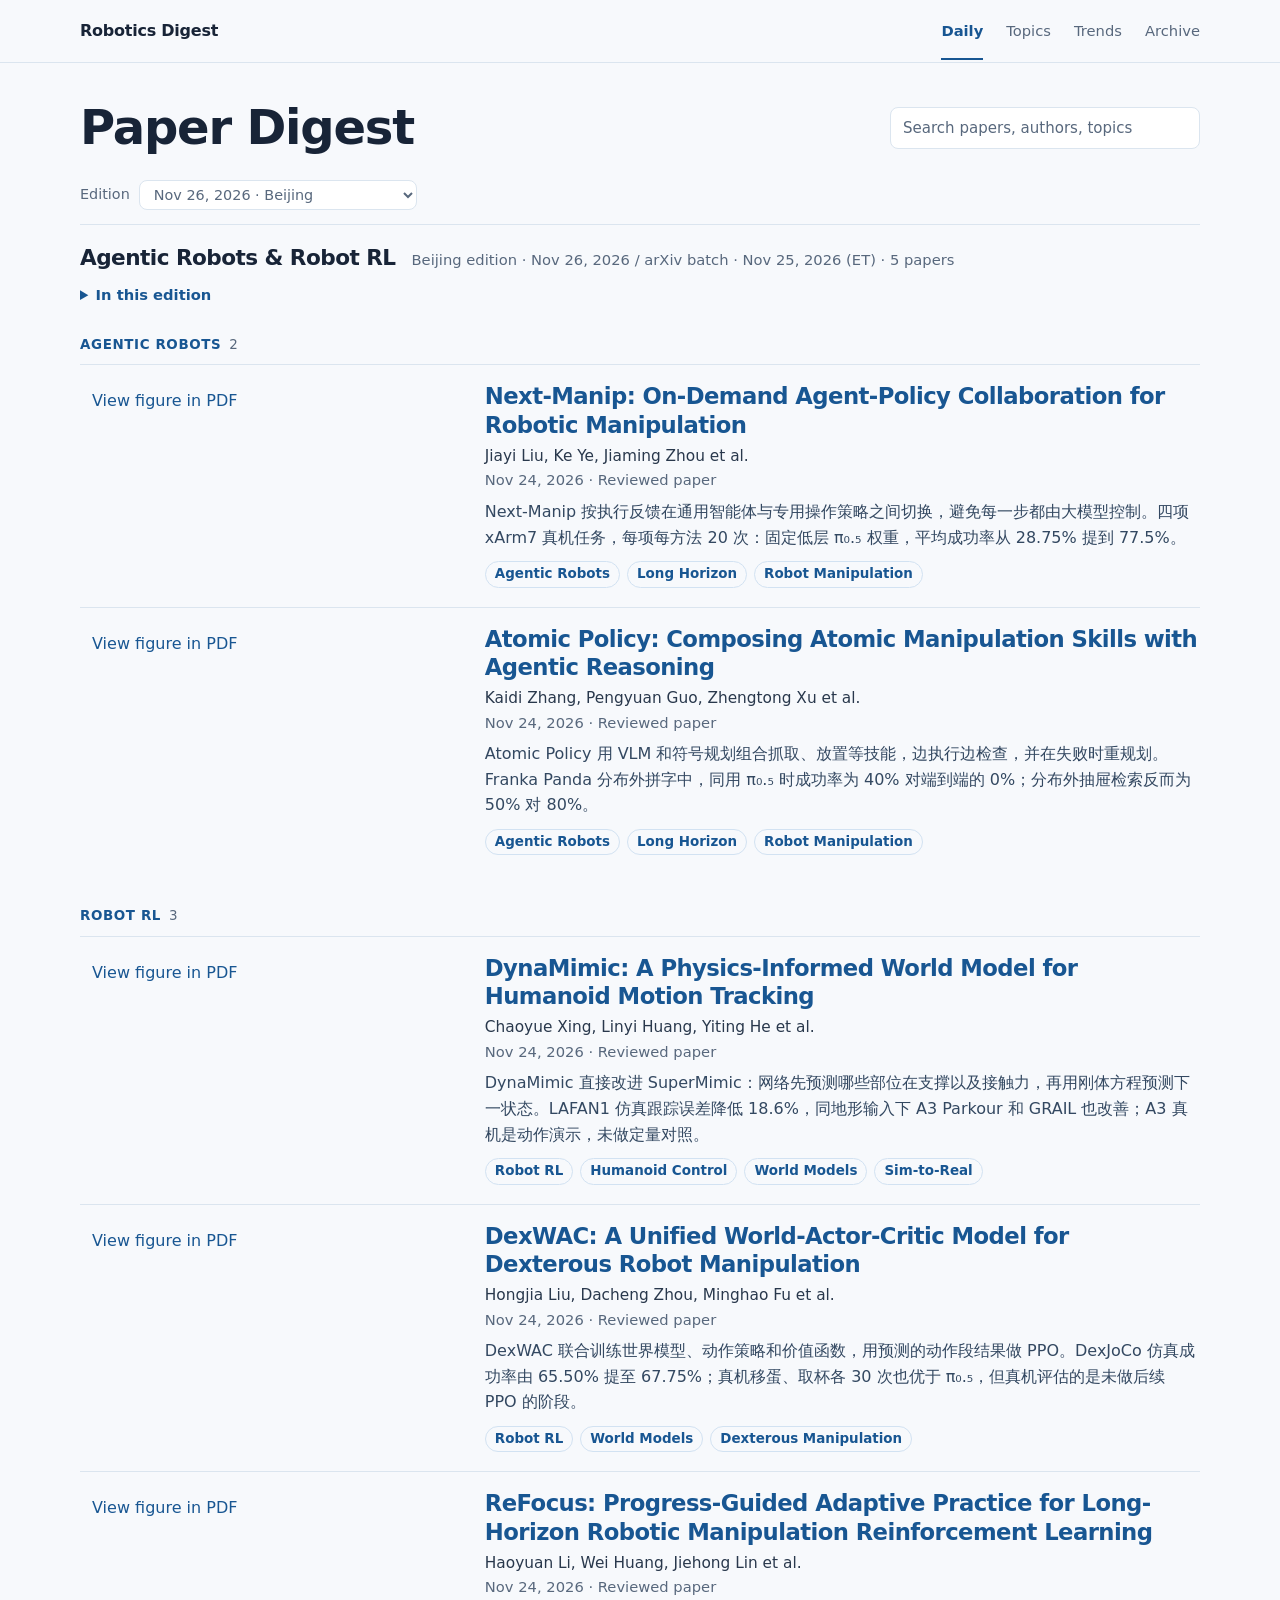
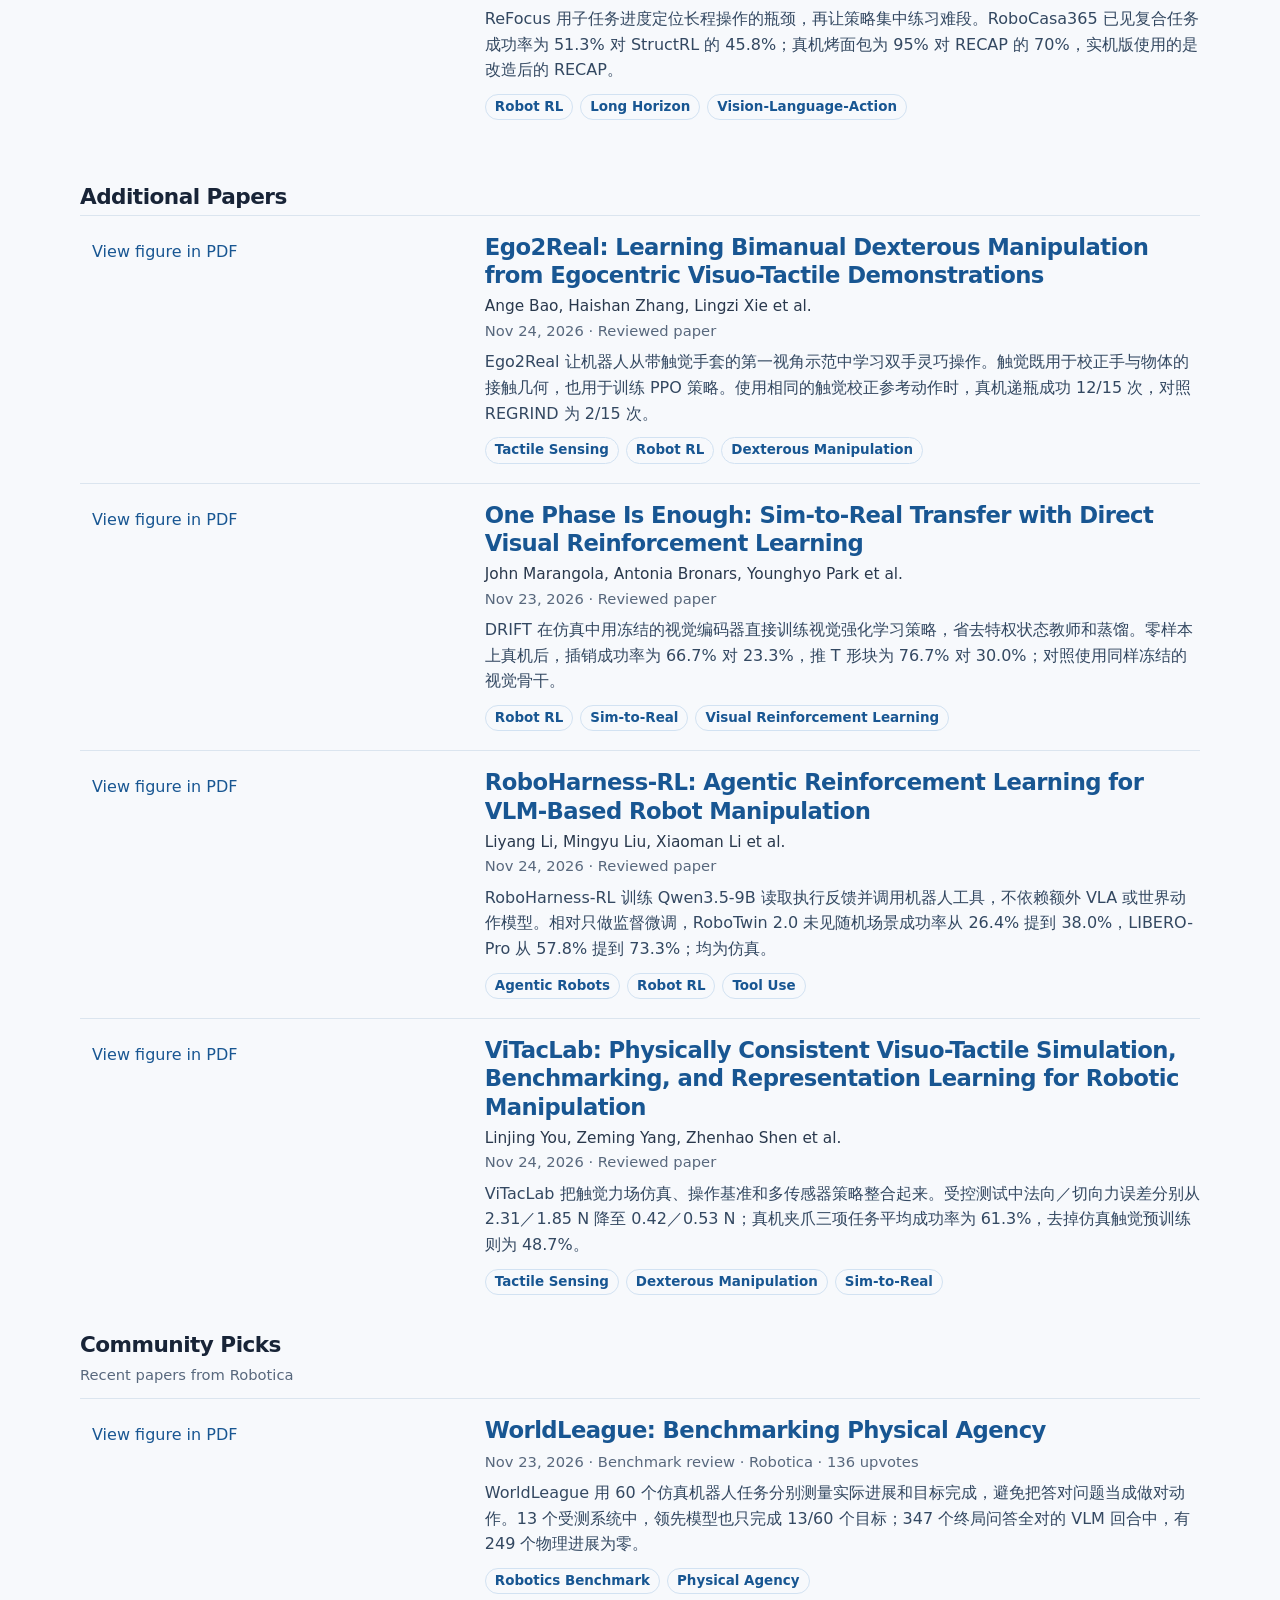
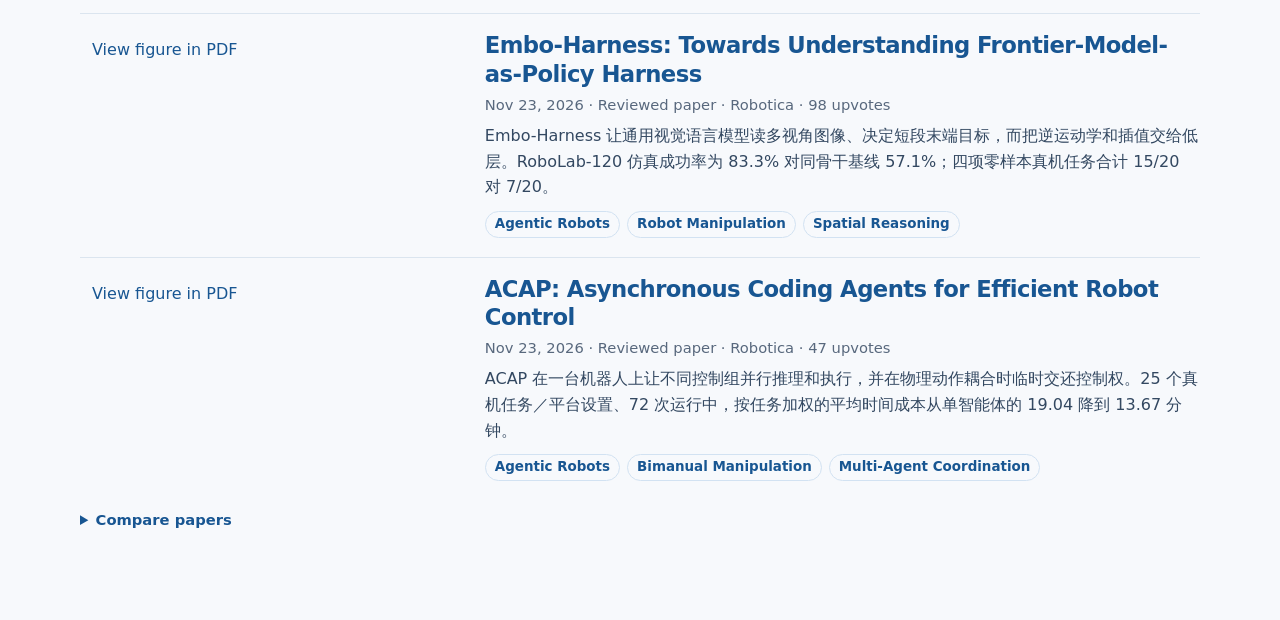
<file: index.html>
<!doctype html>
<html lang="en">
<head>
  <meta charset="utf-8">
  <meta name="viewport" content="width=device-width, initial-scale=1">
  <meta name="theme-color" content="#f7f9fc">
  <meta name="description" content="A robotics paper digest covering tactile sensing, robot reinforcement learning, agentic robots, and emerging research.">
  <title>Robotics Digest</title>
  <link rel="icon" href="mark.svg" type="image/svg+xml">
  <link rel="stylesheet" href="style.css?v=6">
  <script defer src="data.js?v=4"></script>
  <script defer src="editorial.js?v=4"></script>
  <script defer src="reviews.js?v=8"></script>
  <script defer src="app.js?v=8"></script>
</head>
<body>
  <a class="skip" href="#main">Skip to content</a>
  <header class="masthead">
    <div class="frame header-inner">
      <a href="./" class="brand">Robotics Digest</a>
      <nav aria-label="Main navigation">
        <a href="#reading" data-nav="reading">Daily</a>
        <a href="#topics" data-nav="topics">Topics</a>
        <a href="#radar" data-nav="radar">Trends</a>
        <details id="trending-nav" class="nav-dropdown" hidden>
          <summary>Trending Topics</summary>
          <div id="trending-menu" class="nav-menu"></div>
        </details>
        <a href="#history" data-nav="history">Archive</a>
      </nav>
    </div>
  </header>
  <main class="frame dashboard" id="main">
    <section id="reading" data-panel aria-labelledby="daily-title">
      <div class="hero-line">
        <h1 id="daily-title">Paper Digest</h1>
        <form id="search-form" role="search">
          <label class="sr" for="search">Search papers</label>
          <input id="search" type="search" placeholder="Search papers, authors, topics" autocomplete="off">
        </form>
      </div>
      <div class="toolbar">
        <label for="issue">Edition <select id="issue"></select></label>
        <div id="active-filter"></div>
      </div>
      <div class="issue-heading">
        <h2 id="issue-title"></h2>
        <p id="issue-label" class="muted"></p>
      </div>
      <details class="issue-brief" id="brief">
        <summary>In this edition</summary>
        <div id="insights" lang="zh-CN"></div>
      </details>
      <p class="sr" id="count" role="status"></p>
      <div id="papers"></div>
      <details id="batch-index" class="batch-index" hidden>
        <summary id="batch-index-label">All Papers in This Batch</summary>
        <p id="batch-index-count" class="muted"></p>
        <label class="sr" for="batch-search">Filter this batch</label>
        <input id="batch-search" type="search" placeholder="Filter the whole batch by title, author or ID">
        <ol id="batch-index-list"></ol>
      </details>
      <div id="daily-picks" hidden></div>
      <details class="compare" id="compare" hidden>
        <summary>Compare papers</summary>
        <div class="table-wrap" id="comparison"></div>
      </details>
    </section>
    <section id="topics" data-panel hidden aria-labelledby="topics-title">
      <h1 id="topics-title">Topics</h1>
      <div id="topic-list" class="topic-list"></div>
    </section>
    <section id="radar" data-panel hidden aria-labelledby="radar-title">
      <div class="hero-line">
        <h1 id="radar-title">Trends</h1>
        <a class="chip" href="https://arxiv.org/list/cs.RO/new" target="_blank" rel="noopener">arXiv Robotics</a>
      </div>
      <p id="radar-status" class="muted" role="status">Loading…</p>
      <div id="radar-topics" class="radar-topics"></div>
      <details id="trend-method" class="issue-brief"><summary>Selection criteria</summary><p>Rolling 14-day window. A topic needs at least 3 arXiv papers, 2 announcement dates, and 3 non-overlapping author groups. Robotica upvotes help rank qualifying topics; they are not counted as additional papers.</p></details>
    </section>
    <section id="history" data-panel hidden aria-labelledby="archive-title">
      <h1 id="archive-title">Archive</h1>
      <div id="archive-list" class="archive-list"></div>
    </section>
    <noscript><p>Enable JavaScript to browse the digest.</p></noscript>
  </main>
</body>
</html>
</file>
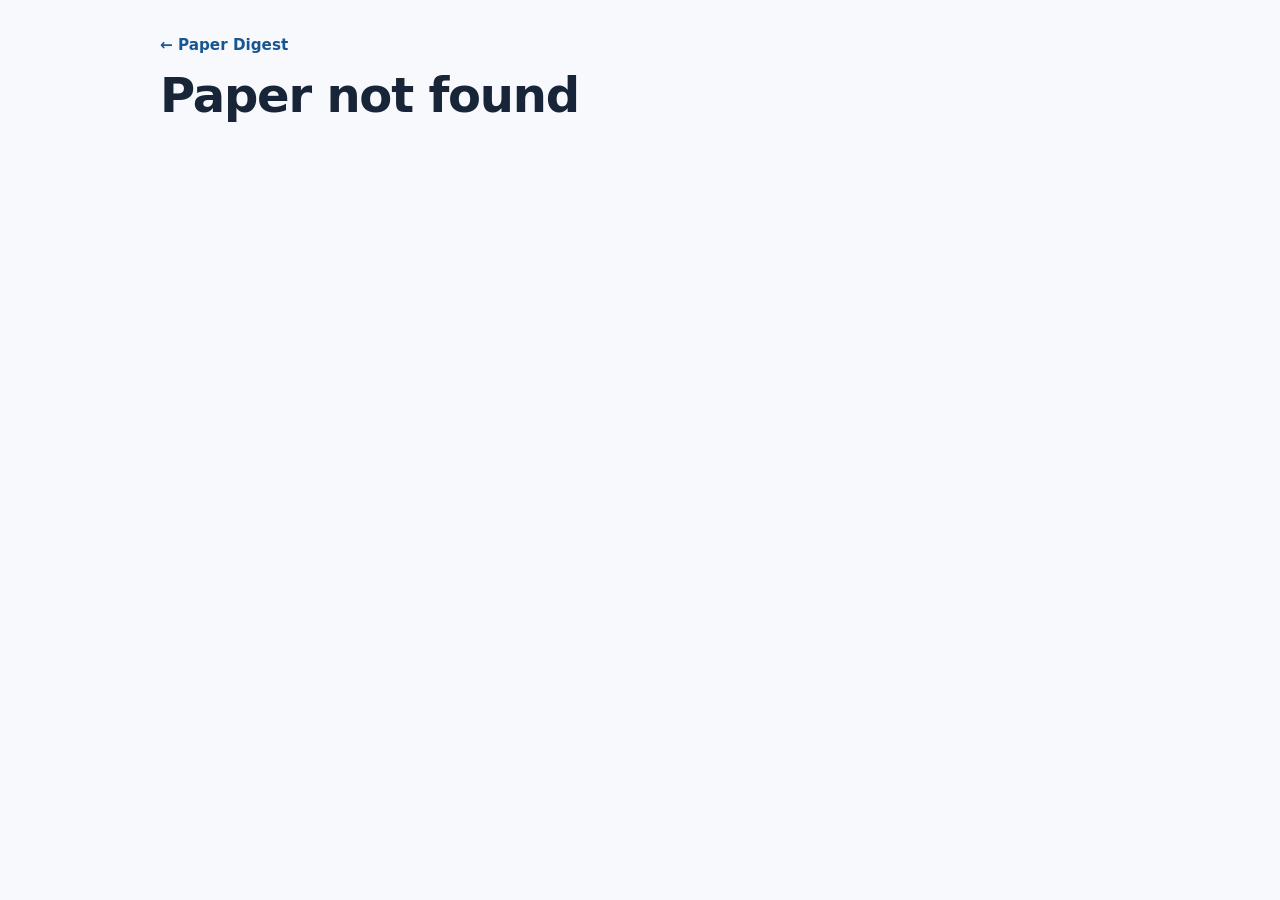
<file: paper/index.html>
<!doctype html>
<html lang="en">
<head>
  <meta charset="utf-8">
  <meta name="viewport" content="width=device-width, initial-scale=1">
  <meta name="theme-color" content="#f7f9fc">
  <title>Paper · Robotics Digest</title>
  <link rel="icon" href="../mark.svg" type="image/svg+xml">
  <link rel="stylesheet" href="../style.css?v=6">
  <script defer src="../data.js?v=4"></script>
  <script defer src="../editorial.js?v=4"></script>
  <script defer src="../reviews.js?v=8"></script>
  <script defer src="../app.js?v=8"></script>
</head>
<body>
  <main class="reader" id="paper-page">
    <a id="back-to-digest" class="back-link" href="../#reading">← Paper Digest</a>
    <article id="paper-body"></article>
    <noscript><p>Enable JavaScript to read this paper summary.</p></noscript>
  </main>
</body>
</html>
</file>
<file: style.css>
:root{color-scheme:light;--bg:#f7f9fc;--page:#fff;--ink:#182437;--muted:#58687d;--link:#185692;--line:#dbe5ef;--soft:#eef5fc;--radius:13px;font:16px/1.6 Inter,ui-sans-serif,system-ui,-apple-system,BlinkMacSystemFont,"PingFang SC","Microsoft YaHei",sans-serif}
*{box-sizing:border-box}
body{margin:0;color:var(--ink);background:var(--bg)}
[hidden]{display:none!important}
a{color:var(--link);text-decoration:none}
a:hover{text-decoration:underline;text-underline-offset:.18em}
button,select,input{font:inherit;color:inherit}
button,select,summary{cursor:pointer}
:focus-visible{outline:2px solid #2f7ac7;outline-offset:4px}
p,h1,h2,h3,figure{margin:0}
p{overflow-wrap:anywhere}
h1,h2,h3{line-height:1.24;letter-spacing:-.025em}
h1{font-size:clamp(2rem,4.6vw,3rem);font-weight:690}
h2{font-size:1.35rem;font-weight:680}
h3{font-size:1.18rem;font-weight:670}
.muted{color:var(--muted);font-size:.92rem}
.sr{position:absolute;width:1px;height:1px;overflow:hidden;clip-path:inset(50%);white-space:nowrap}
.skip{position:fixed;top:10px;left:10px;z-index:9;transform:translateY(-160%);padding:9px 14px;background:var(--page)}
.skip:focus{transform:none}
.frame{width:min(1120px,calc(100% - 64px));margin-inline:auto}
.masthead{position:sticky;top:0;z-index:5;background:#f7f9fcef;backdrop-filter:blur(12px);border-bottom:1px solid var(--line)}
.header-inner{min-height:62px;display:flex;align-items:center;justify-content:space-between;gap:20px}
.brand{font-weight:760;color:var(--ink);letter-spacing:-.015em;white-space:nowrap}
nav{display:flex;align-items:center;gap:23px}
nav>a,nav summary{display:block;padding:17px 0;color:var(--muted);font-size:.92rem;white-space:nowrap}
nav>a[aria-current=page]{color:var(--link);font-weight:720;box-shadow:inset 0 -2px var(--link)}
.nav-dropdown{position:relative}
.nav-dropdown summary{list-style:none;display:flex;align-items:center;gap:7px}
.nav-dropdown summary::-webkit-details-marker{display:none}
.nav-dropdown summary::after{content:"";display:block;width:6px;height:6px;border-right:1px solid currentColor;border-bottom:1px solid currentColor;transform:rotate(45deg) translateY(-2px)}
.nav-menu{position:absolute;right:0;min-width:210px;max-width:min(340px,90vw);background:var(--page);border:1px solid var(--line);box-shadow:0 12px 27px #29425b13;padding:5px;border-radius:9px;max-height:60vh;overflow:auto}
.nav-menu a{display:block;padding:8px 11px;border-radius:5px;line-height:1.35}
.nav-menu a:hover{background:var(--soft);text-decoration:none}
.dashboard{padding-block:35px 70px}
[data-panel]>h1{margin-bottom:20px}
.hero-line{display:flex;align-items:center;justify-content:space-between;gap:14px;margin-bottom:22px}
#search-form{width:min(310px,100%)}
#search{width:100%;background:var(--page);padding:8px 12px;border:1px solid var(--line);border-radius:8px;font-size:.94rem}
#search::placeholder{color:var(--muted)}
.toolbar{display:flex;align-items:center;gap:12px;padding-bottom:14px;margin-bottom:20px;border-bottom:1px solid var(--line)}
.toolbar label{display:flex;align-items:center;gap:9px;font-size:.90rem;color:var(--muted)}
select{border:1px solid var(--line);background:var(--page);padding:5px 10px;border-radius:8px;max-width:57vw}
.issue-heading{margin-bottom:12px;display:flex;align-items:baseline;flex-wrap:wrap;gap:6px 16px}
.issue-brief,.compare{margin:8px 0 19px;font-size:.92rem;color:var(--muted)}
.issue-brief summary,.compare summary{width:fit-content;color:var(--link);font-weight:600}
.issue-brief p{margin:8px 0 0}
.paper-group{margin-bottom:23px}
.group-label{display:flex;align-items:baseline;gap:8px;letter-spacing:.045em;text-transform:uppercase;font-size:.84rem;font-weight:760;color:var(--link);padding:11px 0}
.group-count{color:var(--muted);font-weight:500}
.paper-card{display:grid;grid-template-columns:minmax(0,34%) minmax(0,1fr);align-items:start;column-gap:24px;border-top:1px solid var(--line);padding:17px 0 19px}
.paper-card.no-media{grid-template-columns:1fr}
.paper-copy{min-width:0}
.paper-title{color:var(--link)}
.paper-copy h3{font-size:clamp(1.12rem,2vw,1.42rem);margin-bottom:5px}
.authors{color:#29384c}
.paper-copy .authors{font-size:.96rem}
.paper-copy time{display:block}
.card-summary{margin:7px 0 11px;color:#334861}
.chips{display:flex;align-items:center;flex-wrap:wrap;gap:7px}
.chips:empty{display:none}
.chip{display:inline-flex;align-items:center;border:1px solid #d2e2f2;background:transparent;border-radius:999px;padding:3px 9px;color:var(--link);font-size:.84rem;font-weight:580;line-height:1.38}
.chip:hover{background:var(--soft);text-decoration:none}
.media{min-width:0}
.media img,.video-shell{display:block;width:100%;border-radius:var(--radius);overflow:hidden}
.media-compact img{aspect-ratio:16/9;object-fit:contain;background:var(--page);border:1px solid var(--line)}
.video-shell{position:relative;background:#111d2e;aspect-ratio:16/9}
.video-shell video{width:100%;height:100%;object-fit:contain;display:block}
.video-toggle{position:absolute;bottom:8px;right:8px;background:#132032e8;color:#fff;border:1px solid #e8edf461;border-radius:6px;padding:3px 7px;font-size:.8rem}
.video-toggle:hover{background:#253f59}
.media-fallback{display:inline-block;padding:8px 12px;line-height:1.4;color:var(--link)}
.media-unavailable{display:grid;place-items:center;min-height:90px;aspect-ratio:16/9;border-radius:var(--radius);background:var(--soft);border:1px solid var(--line)}
.media-unavailable a{font-size:.9rem;text-align:center}
.batch-index{margin:20px 0;padding:12px 15px;background:var(--page);border:1px solid var(--line);border-radius:var(--radius)}
.batch-index summary{color:var(--link);font-weight:650}
.batch-index p{margin-block:4px}
#batch-search{margin-block:9px;width:min(420px,100%);padding:6px 9px;border:1px solid var(--line);border-radius:8px}
#batch-index-list{margin:0;padding-inline-start:1.25rem;max-height:550px;overflow:auto}
.batch-entry{padding:8px 0;border-top:1px solid var(--line)}
.batch-entry .subtle-link{font-size:.85rem}
.topic-list{display:grid;grid-template-columns:repeat(2,minmax(0,1fr));gap:10px}
.topic-entry,.archive-entry{display:flex;align-items:baseline;gap:12px;justify-content:space-between;padding:12px 0;border-bottom:1px solid var(--line)}
.topic-entry span,.archive-entry span,.archive-entry time{color:var(--muted);font-size:.88rem;white-space:nowrap}
.topic-entry{padding-inline:12px}
.archive-entry{display:grid;grid-template-columns:108px 1fr auto}
.empty{padding:16px 0}
.table-wrap{overflow:auto;margin-top:8px}
table{border-collapse:collapse;font-size:.92rem}
th,td{text-align:left;border-bottom:1px solid var(--line);padding:8px 12px}
.radar-topics{padding-top:10px}
.radar-entry{border-bottom:1px solid var(--line);padding:10px 0;scroll-margin-top:85px}
.radar-entry .radar-entry{margin-left:16px}
.radar-entry>summary>span{color:var(--muted);font-size:.85rem;margin-inline-start:9px}
.radar-item{padding:9px 0;border-bottom:1px solid var(--line)}
.radar-item p,.radar-item details{margin-top:4px}
.radar-item h3{font-size:1.04rem}
.radar-entry .radar-item{padding-inline:13px}
.radar-entry .radar-item:last-child{border-bottom:0}
.subtle-link{color:var(--link);font-size:.93rem}
#daily-picks{padding-top:4px}
#daily-picks>h2{margin:18px 0 4px}
#daily-picks>.muted{margin-bottom:12px}
#daily-picks .reader-section{margin-top:24px}
.reader{width:min(960px,calc(100% - 64px));margin-inline:auto;padding:32px 0 66px}
.reader .back-link{display:inline-block;font-size:.95rem;font-weight:650;margin-bottom:9px}
.reader-header h1{font-size:clamp(1.9rem,4.2vw,2.95rem);line-height:1.12;max-width:26ch;margin-bottom:12px}
.reader-header .muted{margin:4px 0 10px}
.reader-links{margin-bottom:7px}
.reader-header .chips:last-child:not(.reader-links) .chip{color:#46617b}
.hero-media{margin:21px 0 0}
figcaption{margin-top:6px;color:var(--muted);font-size:.91rem}
.reader-section{margin-top:28px}
.reader-section h2{color:var(--link);margin-bottom:9px}
.reader-section li+li{margin-top:5px}
.reader-section ul{margin:5px 0 0;padding-inline-start:1.25em}
.reader-section p,.reader-section ul,.tldr{font-size:1.01rem;line-height:1.76}
.tldr{margin-top:24px;padding:13px 16px;background:#eef5fd;border:1px solid #dceafa;border-radius:var(--radius)}
.tldr strong{margin-right:10px;color:var(--link)}
.gallery-section{margin-top:36px}
.gallery-section h2{color:var(--ink);padding-bottom:9px;border-bottom:1px solid #c7daee}
.video-grid{display:grid;grid-template-columns:repeat(2,minmax(0,1fr));gap:13px}
.gallery{display:grid;gap:16px}
.gallery img{display:block;width:100%;max-height:720px;object-fit:contain}
.figure-link{display:block;border-radius:var(--radius);border:1px solid var(--line);background:var(--page);padding:9px}
@media(max-width:690px){.frame,.reader{width:calc(100% - 32px)}.header-inner{display:block;min-height:auto;padding-top:9px}.brand{display:block}.header-inner nav{gap:clamp(10px,3vw,20px);flex-wrap:wrap}nav>a,nav summary{padding:7px 0;font-size:.86rem}.nav-menu{left:0;right:auto}.dashboard{padding-top:25px}.hero-line{align-items:flex-start}.paper-card{column-gap:13px}.reader{padding-top:20px}}
@media(max-width:480px){.hero-line{flex-direction:column}.paper-card{display:flex;flex-direction:column;gap:10px}.paper-card>figure{width:100%}.topic-list,.video-grid{grid-template-columns:1fr}.archive-entry{grid-template-columns:80px 1fr;gap:6px}.archive-entry span{grid-column:2}.paper-copy h3{font-size:1.17rem}}
@media(prefers-reduced-motion:reduce){*,*::before,*::after{scroll-behavior:auto!important;transition:none!important}}
</file>
